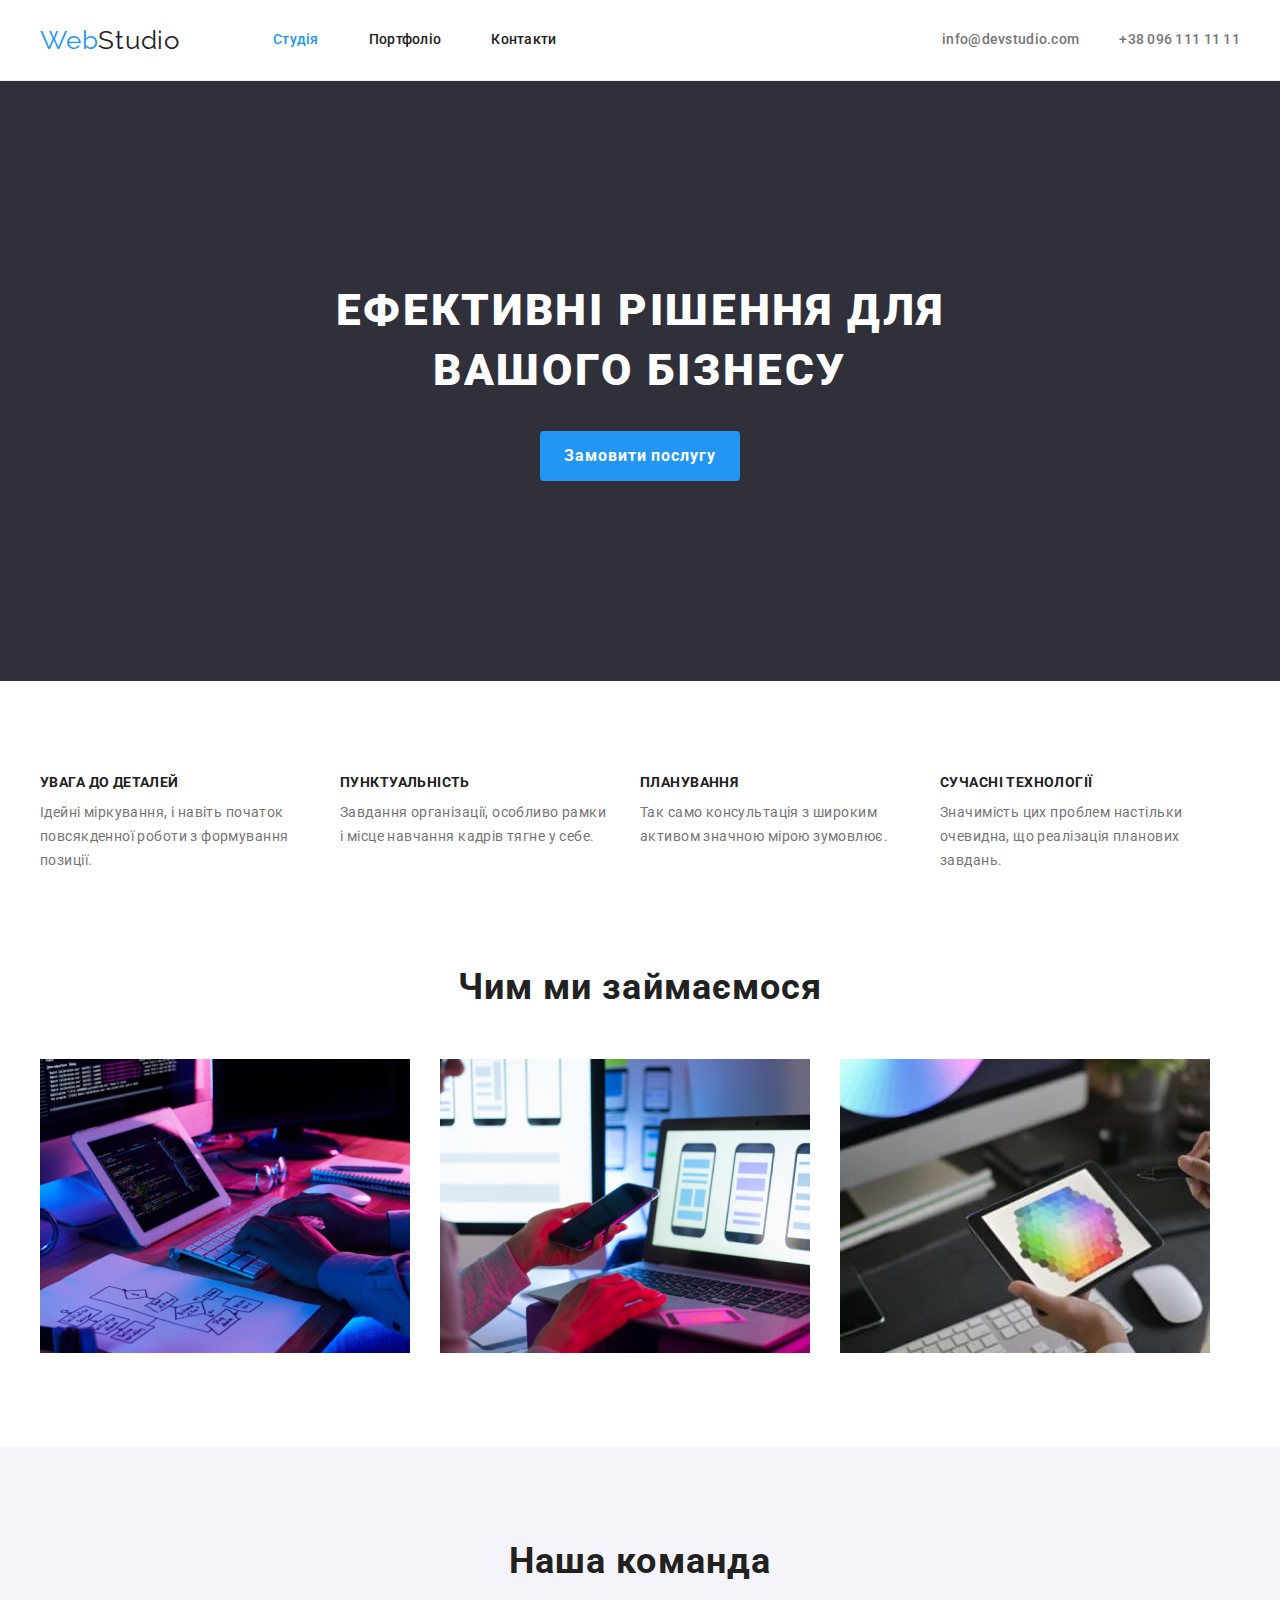
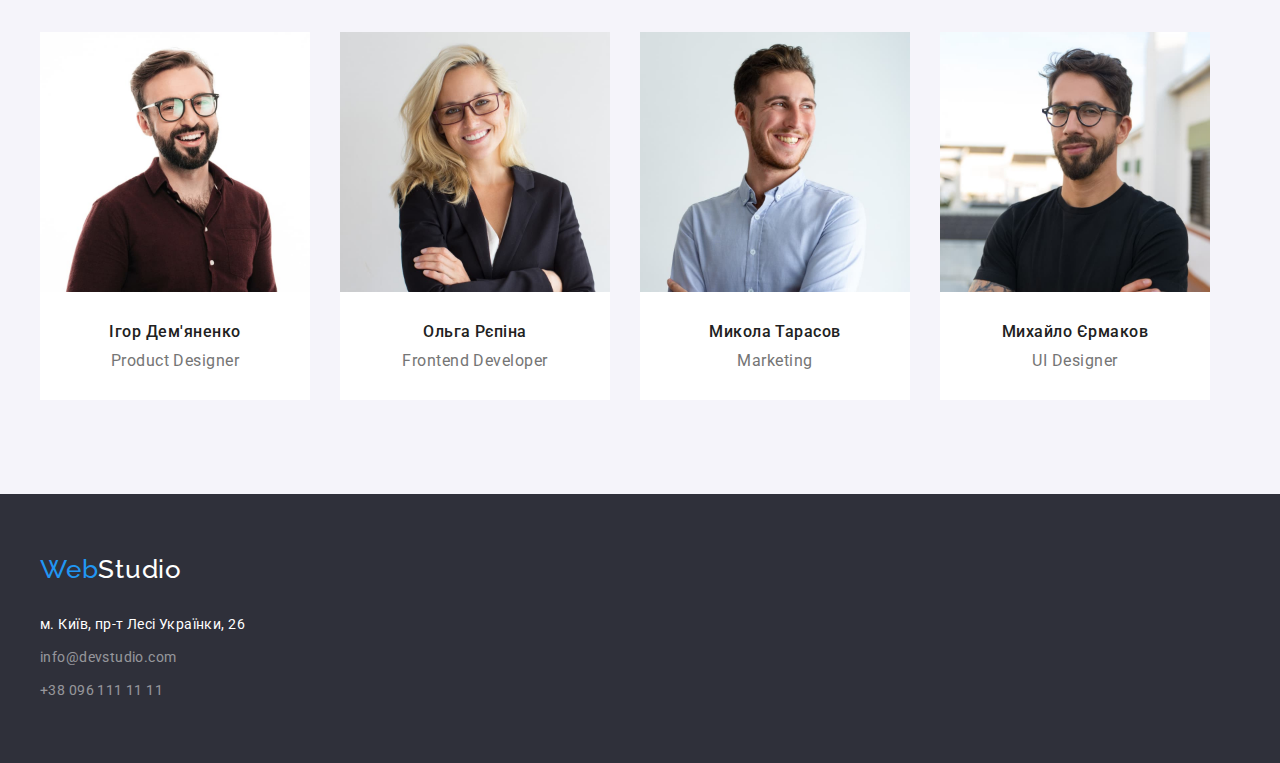
<file: index.html>
<!DOCTYPE html>
<html lang="uk">
<head>
    <meta charset="UTF-8">
    <meta http-equiv="X-UA-Compatible" content="IE=edge">
    <meta name="viewport" content="width=, initial-scale=1.0">
    <title>WebStudio</title>
    <link href="https://fonts.googleapis.com/css2?family=Raleway:wght@700&family=Roboto:wght@400;500;700;900&display=swap" rel="stylesheet">
    <link rel="stylesheet" href="https://cdnjs.cloudflare.com/ajax/libs/modern-normalize/1.1.0/modern-normalize.min.css" integrity="sha512-wpPYUAdjBVSE4KJnH1VR1HeZfpl1ub8YT/NKx4PuQ5NmX2tKuGu6U/JRp5y+Y8XG2tV+wKQpNHVUX03MfMFn9Q==" crossorigin="anonymous" referrerpolicy="no-referrer" />
    <link rel="stylesheet" href="./css/styles.css">
</head>
<body class="pagebody">
    <header class="header-general">
        <div class="container">
            <nav class="main-nav">
                <a href="" class="logo"><span>Web</span>Studio</a> 
                <ul class="site-nav">
                    <li class="item">
                        <a class="link current" href="./index.html">Студія</a>
                    </li>
                    <li class="item">
                        <a class="link" href="./portfolio.html">Портфоліо</a>
                    </li>
                    <li class="item">
                        <a class="link" href="">Контакти</a>
                    </li>
                </ul>
                <ul class="header-address">
                    <li class="item">
                        <a class="email" href="mailto:info@devstudio.com">info@devstudio.com</a>
                    </li>
                    <li class="item">
                        <a class="tel" href="tel:+380961111111">+38 096 111 11 11</a>
                    </li>
                </ul>
            </nav>
        </div>
    </header>
    
    <main>
        <section class="hero">
            <h1 class="hero-title">
                ЕФЕКТИВНІ РІШЕННЯ ДЛЯ ВАШОГО БІЗНЕСУ
            </h1>
            <button type="button" class="button">Замовити послугу</button>
        </section>
        <section class="section">
            <div class="container">
                <h2 class="section-title visually-hidden">Перелік конкурентних переваг</h2>
                <ul class="features-list">
                    <li class="item">
                        <h3 class="features-title">УВАГА ДО ДЕТАЛЕЙ</h3>
                        <p class="features-text">Ідейні міркування, і навіть початок повсякденної роботи з формування позиції.</p>
                    </li>
                    <li class="item">
                        <h3 class="features-title">ПУНКТУАЛЬНІСТЬ</h3>
                        <p class="features-text"> Завдання організації, особливо рамки і місце навчання кадрів тягне у себе.</p>
                    </li>
                    <li class="item">
                        <h3 class="features-title">ПЛАНУВАННЯ</h3>
                        <p class="features-text">Так само консультація з широким активом значною мірою зумовлює.</p>
                    </li>
                    <li class="item">
                        <h3 class="features-title">СУЧАСНІ ТЕХНОЛОГІЇ</h3>
                        <p class="features-text">Значимість цих проблем настільки очевидна, що реалізація планових завдань.</p>
                    </li>
                </ul>
            </div>
        </section>
        <section class="section no-padding">
            <div class="container">
                <h2 class="section-title">Чим ми займаємося</h2>
                <ul class="pictures">
                    <li class="pictures-item">
                        <img src="./images/img1.jpg" alt="Зображення програмування" width="370" height="294">
                    </li>
                    <li class="pictures-item">
                        <img src="./images/img2.jpg" alt="Зображення розробка мобільних додатків" width="370" height="294">
                    </li>
                    <li class="pictures-item">
                        <img src="./images/img3.jpg" alt="Зображення розробка дизайну" width="370" height="294">
                    </li>    
                </ul>
            </div>
        </section>
        <section class="section team">
            <div class="container">
                <h2 class="section-title">Наша команда</h2>
            <ul class="people-list">
                <li class="people-item">
                    <img src="./images/igor_demjanenko.jpg" alt="Фото Ігор Дем'яненко" width="270" height="260">
                    <div class="position-people">
                        <h3 class="people-title">Ігор Дем'яненко</h3>
                        <p class="position-title" lang="en">Product Designer</p>
                    </div>
                </li>
                <li class="people-item">
                    <img src="./images/olga_repina.jpg" alt="Фото Ольга Рєпіна" width="270" height="260"> 
                    <div class="position-people">
                        <h3 class="people-title">Ольга Рєпіна</h3>
                        <p class="position-title" lang="en">Frontend Developer</p>
                    </div>
                </li>
                <li class="people-item">
                    <img src="./images/mykola_tarasov.jpg" alt="Фото Микола Тарасов" width="270" height="260">
                    <div class="position-people">
                        <h3 class="people-title">Микола Тарасов</h3>
                        <p class="position-title" lang="en">Marketing</p>
                    </div>
                </li>
                <li class="people-item">
                    <img src="./images/myhaylo_ermakov.jpg" alt="Фото Михайло Єрмаков" width="270" height="260">
                    <div class="position-people">
                        <h3 class="people-title">Михайло Єрмаков</h3>
                        <p class="position-title" lang="en">UI Designer</p>
                    </div>
                </li>
            </ul>                      
            </div>
        </section>
    </main>
    
    <footer class="footer-general">
        <div class="container">
            <a class="footer-logo" href=""><span>Web</span>Studio</a>
            <address class="footer-address">
                <ul class="footer-contacts">
                    <li class="footer-item">
                        <a class="location" href="https://goo.gl/maps/jkj4zA6aRE2ndgtP7">м. Київ, пр-т Лесі Українки, 26</a>
                    </li>
                    <li class="footer-item">
                        <a class="email" href="mailto:info@devstudio.com">info@devstudio.com</a>
                    </li>
                    <li class="footer-item">
                        <a class="tel" href="tel:+380961111111">+38 096 111 11 11</a>
                    </li>
                </ul>
            </address>
        </div>
    </footer>
</body>
</html>
</file>
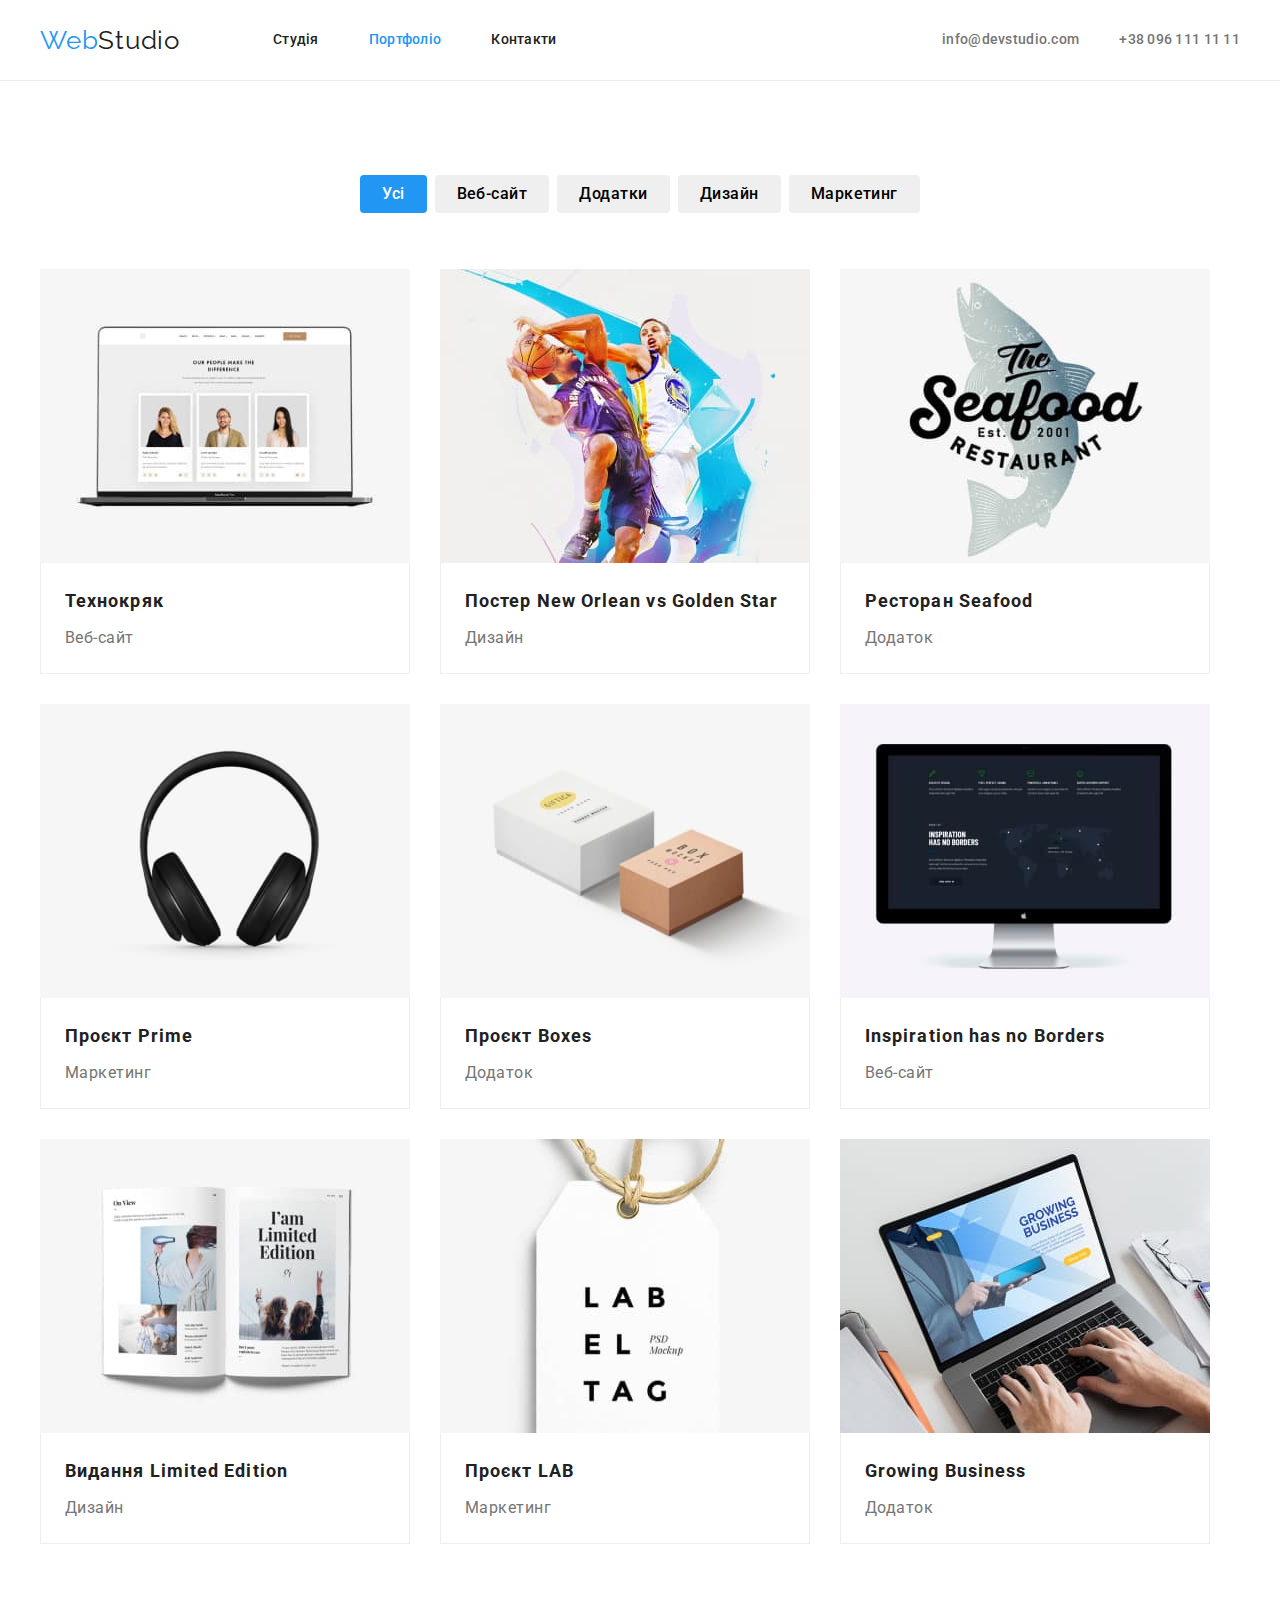
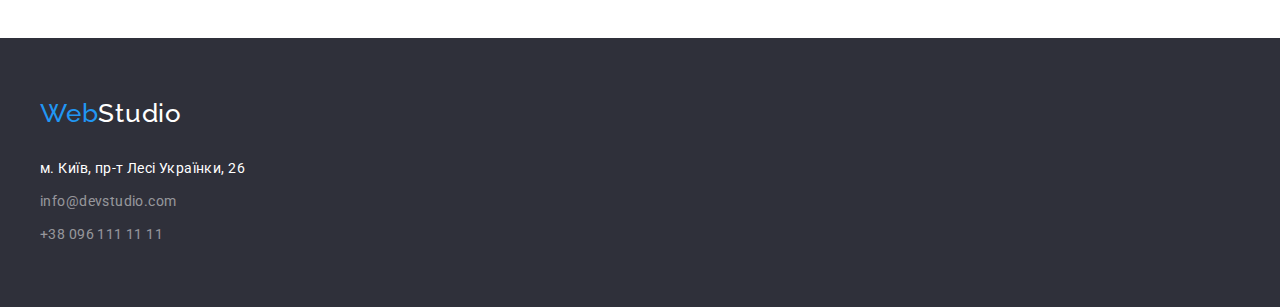
<file: portfolio.html>
<!DOCTYPE html>
<html lang="uk">
<head>
    <meta charset="UTF-8">
    <meta http-equiv="X-UA-Compatible" content="IE=edge">
    <meta name="viewport" content="width=device-width, initial-scale=1.0">
    <title>Portfolio</title>
    <link href="https://fonts.googleapis.com/css2?family=Raleway:wght@700&family=Roboto:wght@400;500;700;900&display=swap" rel="stylesheet">
    <link rel="stylesheet" href="https://cdnjs.cloudflare.com/ajax/libs/modern-normalize/1.1.0/modern-normalize.min.css" integrity="sha512-wpPYUAdjBVSE4KJnH1VR1HeZfpl1ub8YT/NKx4PuQ5NmX2tKuGu6U/JRp5y+Y8XG2tV+wKQpNHVUX03MfMFn9Q==" crossorigin="anonymous" referrerpolicy="no-referrer" />
    <link rel="stylesheet" href="./css/styles.css">
</head>
<body class="pagebody">
    <header class="header-general">
        <div class="container">
            <nav class="main-nav">
                <a href="" class="logo"><span>Web</span>Studio</a> 
                <ul class="site-nav">
                    <li class="item">
                        <a class="link" href="./index.html">Студія</a>
                    </li>
                    <li class="item">
                        <a class="link current" href="./portfolio.html">Портфоліо</a>
                    </li>
                    <li class="item">
                        <a class="link" href="">Контакти</a>
                    </li>
                </ul>
                <ul class="header-address">
                    <li class="item">
                        <a class="email" href="mailto:info@devstudio.com">info@devstudio.com</a>
                    </li>
                    <li class="item">
                        <a class="tel" href="tel:+380961111111">+38 096 111 11 11</a>
                    </li>
                </ul>
            </nav>
        </div>
    </header>
    <main>
        <section class="section">
            <div class="container">
                <h1 class="section-title visually-hidden">Портфоліо наших робіт</h1>
                <ul class="buttons-portfolio">
                    <li><button class="button-portfolio active" type="button">Усі</button></li>
                    <li><button class="button-portfolio" type="button">Веб-сайт</button></li>
                    <li><button class="button-portfolio" type="button">Додатки</button></li>    
                    <li><button class="button-portfolio" type="button">Дизайн</button></li>
                    <li><button class="button-portfolio" type="button">Маркетинг</button></li>
                </ul>
                <ul class="portfolio-examples">
                    <li class="item">
                        <a>
                            <img class="portfolio-pictures" src="./images/technokryak.jpg" alt="Малюнок Веб-сайт">
                            <div class="portfolio-description">
                                <h2 class="portfolio-title">Технокряк</h2>
                                <p class="portfolio-text">Веб-сайт</p>
                            </div>
                        </a>
                    </li>
                    <li class="item">
                        <a>
                            <img class="portfolio-pictures" src="./images/golden_star.jpg" alt="Постер New Orlean vs Golden Star">
                            <div class="portfolio-description">
                                <h2 class="portfolio-title">Постер New Orlean vs Golden Star</h2>
                                <p class="portfolio-text">Дизайн</p>
                            </div>
                        </a>
                    </li>
                    <li class="item">
                        <a>
                            <img class="portfolio-pictures" src="./images/seafood.jpg" alt="Постер Ресторан Seafood">
                            <div class="portfolio-description">
                                <h2 class="portfolio-title">Ресторан Seafood</h2>
                                <p class="portfolio-text">Додаток</p>
                            </div>
                        </a>
                    </li>
                    <li class="item">
                        <a>
                            <img class="portfolio-pictures" src="./images/prime.jpg" alt="Зображення навушників">
                            <div class="portfolio-description">
                                <h2 class="portfolio-title">Проєкт Prime</h2>
                                <p  class="portfolio-text">Маркетинг</p>
                            </div>
                        </a>
                    </li>
                    <li class="item">
                        <a>
                            <img class="portfolio-pictures" src="./images/boxes.jpg" alt="Зображення боксів">
                            <div class="portfolio-description">
                                <h2 class="portfolio-title">Проєкт Boxes</h2>
                                <p  class="portfolio-text">Додаток</p>
                            </div>
                        </a>
                    </li>
                    <li class="item">
                        <a>
                            <img class="portfolio-pictures" src="./images/inspiration.jpg" alt="Зображення веб-сайту">
                            <div class="portfolio-description">
                                <h2 lang="en" class="portfolio-title">Inspiration has no Borders</h2>
                                <p  class="portfolio-text">Веб-сайт</p>
                            </div>
                        </a>
                    </li>
                    <li class="item">
                        <a>
                            <img class="portfolio-pictures" src="./images/limited_edition.jpg" alt="Зображення журналу">
                            <div class="portfolio-description">
                                <h2 class="portfolio-title">Видання Limited Edition</h2>
                                <p class="portfolio-text">Дизайн</p>
                            </div>
                        </a>
                    </li>
                    <li class="item">
                        <a>
                            <img class="portfolio-pictures" src="./images/lab.jpg" alt="Постер проекту">
                            <div class="portfolio-description">
                                <h2 class="portfolio-title">Проєкт LAB</h2>
                                <p class="portfolio-text">Маркетинг</p>
                            </div>
                        </a>
                    </li>
                    <li class="item">
                        <a>
                            <img class="portfolio-pictures" src="./images/growing_business.jpg" alt="Зображення додатку">
                            <div class="portfolio-description">
                                <h2 lang="en" class="portfolio-title">Growing Business</h2>
                                <p class="portfolio-text">Додаток</p>
                            </div>
                        </a>
                    </li>
                </ul>
            </div>
        </section>
    </main>

    <footer class="footer-general">
        <div class="container">
            <a class="footer-logo" href=""><span>Web</span>Studio</a>
            <address class="footer-address">
                <ul class="footer-contacts">
                    <li class="footer-item">
                        <a class="location" href="https://goo.gl/maps/jkj4zA6aRE2ndgtP7">м. Київ, пр-т Лесі Українки, 26</a>
                    </li>
                    <li class="footer-item">
                        <a class="email" href="mailto:info@devstudio.com">info@devstudio.com</a>
                    </li>
                    <li class="footer-item">
                        <a class="tel" href="tel:+380961111111">+38 096 111 11 11</a>
                    </li>
                </ul>
            </address>
        </div>
    </footer>
    </body>
    </html>
</file>
<file: css/styles.css>
:root {
    --primary-text-color:#757575;
    --title-text-color:#212121;
    --accent-color:#2196F3;
    --global-white-color:#ffffff;
    --address-color: rgba(255, 255, 255, 0.5);
}

/* Regular 400
Medium 500
Bold 700
Black 900*/

h1,
h2,
h3,
h4,
h5,
h6,
p {
	margin-top: 0;
}



body {
    font-family: Roboto, sans-serif;
    color: var(--primary-text-color);
    margin: 0px;
}

a {
    text-decoration: none;
    padding: 0px;
    margin: 0px;
}

p {
    margin: 0px;
    padding: 0px;
}

img {
    display: block;
	max-width: 100%;
	height: auto;
}

.container {
    width: 1200px;
    padding-right: 15px;
    padding-left: 15px;
    margin-left: auto;
    margin-right: auto;
}

.logo {
    color: var(--title-text-color);
    font-family: Raleway, cursive;
    letter-spacing: 0.03em;
    font-size: 26px;
    line-height: 1.19
}

.logo span {
    color: var(--accent-color);
}

.pagebody {
    background-color: var(--global-white-color);
    color: var(--primary-text-color);
}
 
ul {
    list-style: none;
    padding: 0;
    margin: 0;
}

address {
	font-style: normal;
}


/*SiteNav*/

.header-general {
    border-bottom: 1px solid #ECECEC;
}
 
.main-nav {
    display: flex;
    align-items: center;
}

.site-nav {
    display: flex;
    margin-left: 93px;
}

.site-nav .item + .item {
    margin-left: 50px;
}

.header-address .item + .item {
    margin-left: 40px;
}

.header-address {
    display: flex;
    margin-left: auto;
}

.site-nav .link {
    display: block;
    padding-top: 32px;
    padding-bottom: 32px;
    color: var(--title-text-color);
    font-size: 14px;
    font-weight: 500;
    line-height: 1.14;
    letter-spacing: 0.02em;
}

.site-nav .link:hover,
.site-nav .link:focus {
    color: var(--accent-color);
}

.site-nav .link.current {
    color: var(--accent-color);
}

.header-address .email,
.header-address .tel {
    display: block;
    padding-top: 32px;
    padding-bottom: 32px;
    color: var(--primary-text-color);
    font-weight: 500;
    font-size: 14px;
    letter-spacing: 0.02em;
    line-height: 1.14;
}

.header-adress .email:hover,
.header-adress .email:focus, 
.header-adress .tel:hover,
.header-adress .tel:focus {
    color: var(--accent-color);
}

/*Hero*/

.hero {
    background-color: #2F303A;
    text-align: center;
    margin: 0px;
    padding-top: 200px;
    padding-bottom: 200px;
}

.hero-title {
    margin-right: auto;
    margin-left: auto;
    max-width: 696px;
    margin-top: 0px;
    margin-bottom: 30px;
    color: var(--global-white-color);
    font-weight: 900;
    font-size: 44px;
    line-height: 1.36;
    letter-spacing: 0.06em;
    text-align: center;
}

.button {
    min-width: 200px;
    border: var(--accent-color);
    border-radius: 4px;
    padding: 10px 20px;
    cursor: pointer;
    font-family: Roboto;
    background-color: var(--accent-color);
    color: var(--global-white-color);
    font-size: 16px;
    font-weight: 700;
    line-height: 1.9;
    letter-spacing: 0.06em;
    text-align: center;   
}

.button:hover,
.button:focus {
    background-color: #188CE8;
}

/*Section*/

.section {
    margin-top: 0px;
    margin-bottom: 0px;
    padding-top: 94px;
    padding-bottom: 94px;
}

.section-title {
    margin-top: 0px;
    margin-bottom: 50px;
    padding-top: 0px;
    padding-bottom: 0px;
    color: var(--title-text-color);
    font-size: 36px;
    line-height: 1.16;
    letter-spacing: 0.03em;
    text-align: center;
} 

.no-padding {
    padding-top: 0px;
}

.pictures {
    display: flex;
    gap: 30px;
}

.pictures-item {
    display: flex;
}

.visually-hidden { 
    position: absolute; 
    white-space: nowrap; 
    width: 1px; height: 1px; 
    overflow: hidden; 
    border: 0; 
    padding: 0; 
    clip: rect(0 0 0 0); 
    clip-path: inset(50%); 
    margin: -1px; 
}

.features-list {
    display: flex;
    gap: 30px;
    }

.features-list .item {
    width: 270px;
}

.features-list .features-title {
    margin-top: 0px;
    margin-bottom: 10px;
    color: var(--title-text-color);
    font-weight: 700;
    font-size: 14px;
    line-height: 1.14;
    letter-spacing: 0.03em;
}

.features-list .features-text {
    margin: 0px;
    color: var(--primary-text-color);
    font-size: 14px;
    line-height: 1.71;
    letter-spacing: 0.03em;
}

.section.team {
    background-color:#F5F4FA;
    margin-top: 0px;
    margin-bottom: 0px;
    padding-top: 94px;
}

.people-list {
    display: flex;
    gap: 30px;
}

.people-list .people-item {
    background-color: var(--global-white-color);
    text-align: center;
}

.people-list .people-title {
    color: var(--title-text-color);
}

.people-title {
    margin-top: 0px;
    margin-bottom: 10px;
    font-weight: 500;
    font-size: 16px;
    line-height: 1.19;
    letter-spacing: 0.03em;
}

.position-title {
    margin: 0px;
    font-size: 16px;
    line-height: 1.19;
    letter-spacing: 0.03em;
}

.position-people {
    padding-top: 30px;
    padding-bottom: 30px;
}
/*Footer*/ 

.footer-logo {
    display: inline-block;
    margin-bottom: 28px;
    padding: 0px;
    color: var(--global-white-color);
    font-family: Raleway;
    font-weight: 500;
    font-size: 26px;
    line-height: 1.19;
    letter-spacing: 0.03em;
} 

.footer-logo span {
    color: var(--accent-color);
}

.footer-general {
    background-color: #2F303A;
    color: var(--global-white-color);
    font-size: 14px;
    font-style: normal;
    padding-top: 60px;
    padding-bottom: 60px;
}

.footer-address {
    font-style: normal;
    letter-spacing: 0.03em;
    line-height: 1.71;
}

.footer-address .location {
    margin-bottom: 9px;
    color: var(--global-white-color);
    letter-spacing: 0.03em;
    line-height: 1.71;
 }

 .footer-address .email {
    margin-bottom: 9px;
 }

.location:hover,
.location:focus {
    color: var(--accent-color);
}

.footer-address .email,
.footer-address .tel {
    color: var(--address-color);
    letter-spacing: 0.03em;
    line-height: 1.71;
}

.email:hover,
.email:focus, 
.tel:hover,
.tel:focus {
    color: var(--accent-color);
}

.footer-item {
    margin-bottom: 9px;
}

.footer-item:last-child {
    margin-bottom: 0px;
}

/*Portfolio*/

.buttons-portfolio {
    gap: 8px;
    display: flex;
    margin-bottom: 56px;
    justify-content: center;
    align-items: center;
}

.button-portfolio {
    min-width: 64px;
    border-radius: 4px;
    border: #F5F4FA;
    padding: 6px 22px;
    font-family: Roboto, sans-serif;
    cursor: pointer;
    font-weight: 500;
    font-size: 16px;
    line-height: 1.62;
    letter-spacing: 0.03em;
    text-align: center;
}

.button-portfolio.active {
    min-width: 64px;
    border-radius: 4px;
    padding: 6px 22px;
    font-family: Roboto, sans-serif;
    color: var(--global-white-color);
    background-color: var(--accent-color);
    cursor: pointer;
    font-weight: 500;
    font-size: 16px;
    line-height: 1.62;
    letter-spacing: 0.03em;
    text-align: center;
}

.button-portfolio:focus,
.button-portfolio:hover {
    background-color: var(--accent-color);
    color: var(--global-white-color);
}


.portfolio-title {
    color: var(--title-text-color);
    font-size: 18px;
    line-height: 2;
    letter-spacing: 0.06em;
    margin-bottom: 4px;
    
}

.portfolio-text {
    font-size: 16px;
    line-height: 1.88;
    letter-spacing: 0.03em;
}

.portfolio-examples {
    display: flex;
    gap: 30px;
    flex-wrap: wrap;
}

.portfolio-examples .portfolio-pictures {
    display: block;
}

/* .portfolio-examples .item {
    width: calc((100% - 90px) / 3); 
    margin-bottom: 30px;
    margin-right: 30px;
} */


/* .portfolio-examples .item:nth-child(3n) {
    margin-right: 0px;
}

.portfolio-examples .item:nth-last-child(-n+3) {
    margin-bottom: 0px;
}  */

.portfolio-description {
    padding: 20px 24px;
    border-bottom: 1px solid #EEEEEE;
    border-left: 1px solid #EEEEEE;
    border-right: 1px solid #EEEEEE;
}
</file>
